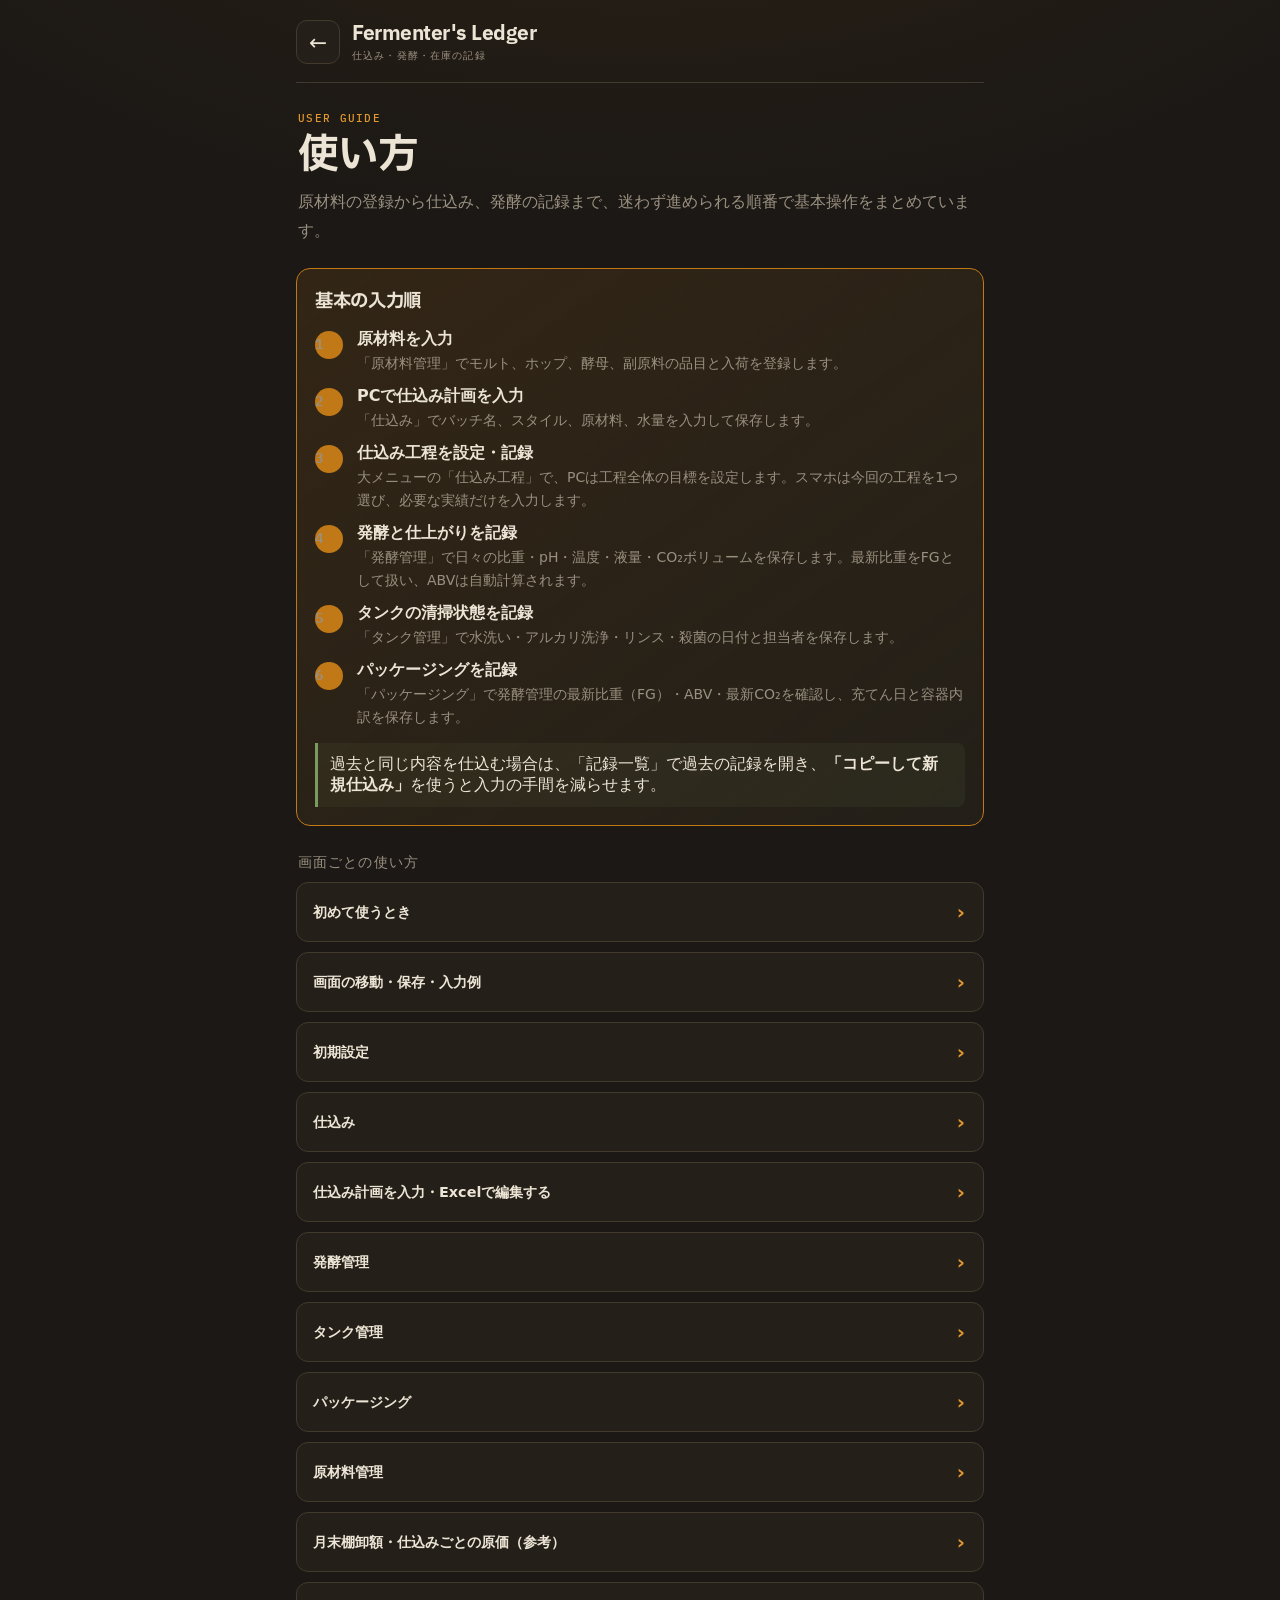
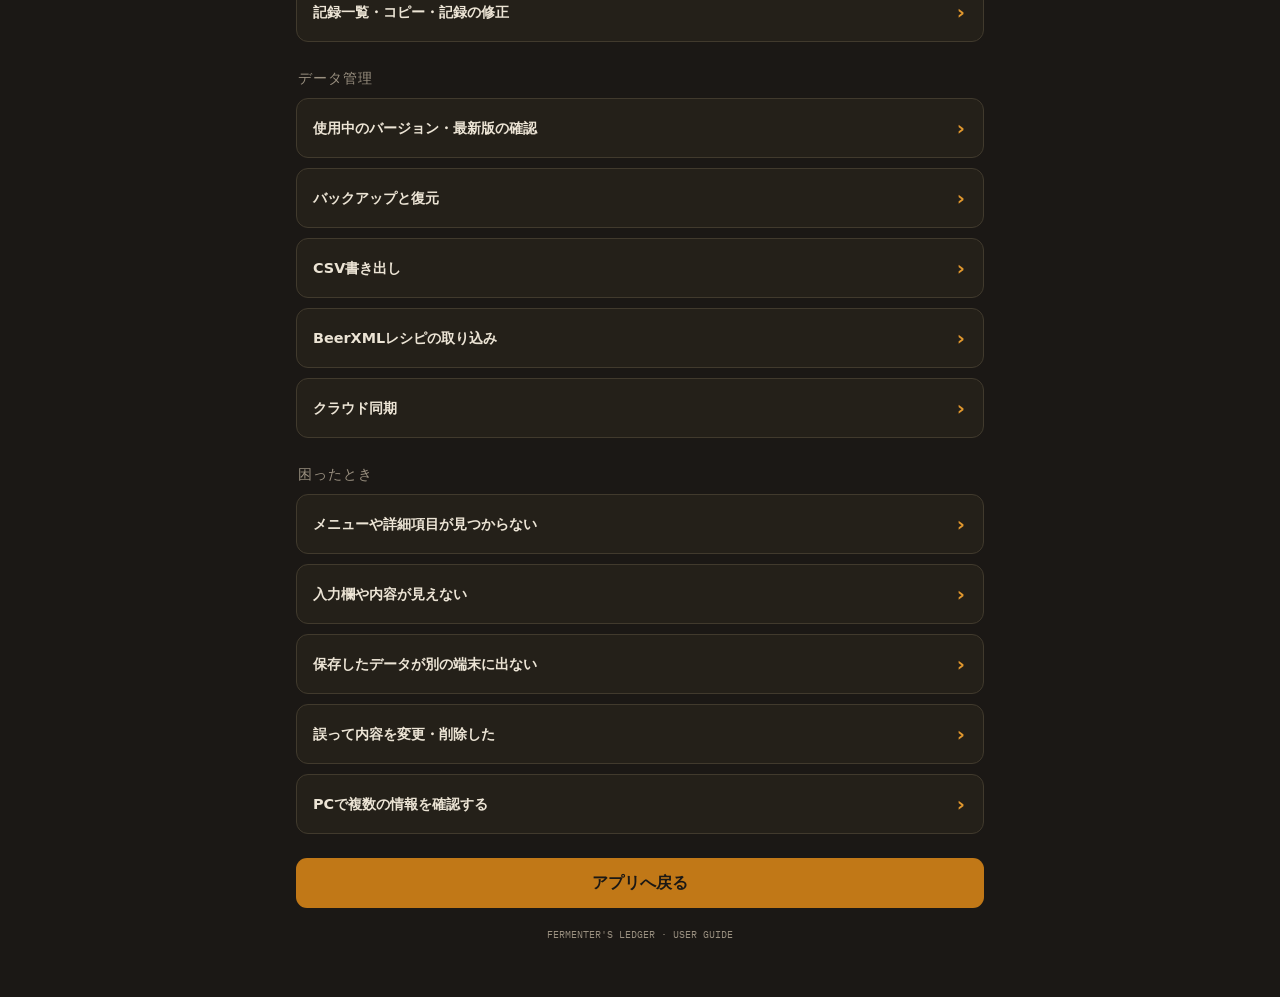
<file: help.html>
<!DOCTYPE html>
<html lang="ja">
<head>
<meta charset="UTF-8">
<meta name="viewport" content="width=device-width, initial-scale=1.0, viewport-fit=cover">
<meta name="description" content="Fermenter's Ledgerの使い方">
<meta name="theme-color" content="#1b1815">
<meta name="apple-mobile-web-app-capable" content="yes">
<meta name="apple-mobile-web-app-status-bar-style" content="black-translucent">
<title>使い方｜Fermenter's Ledger</title>
<link rel="manifest" href="manifest.webmanifest">
<link rel="icon" href="app-icon.svg" type="image/svg+xml">
<link rel="preconnect" href="https://fonts.googleapis.com">
<link href="https://fonts.googleapis.com/css2?family=IBM+Plex+Sans+JP:wght@400;500;600;700&family=IBM+Plex+Mono:wght@400;500;600&display=swap" rel="stylesheet">
<style>
:root{--bg:#1b1815;--surface:#242019;--surface-2:#2d2820;--border:#413a2d;--copper:#c17817;--copper-bright:#e0972e;--hop:#7a9b5f;--text:#ece4d5;--muted:#9a9080;}
*{box-sizing:border-box}html{scroll-behavior:smooth;color-scheme:dark}html,body{margin:0;min-height:100%;background:var(--bg);color:var(--text);font-family:'IBM Plex Sans JP',sans-serif;-webkit-font-smoothing:antialiased}body{background:radial-gradient(ellipse 900px 500px at 50% -10%,rgba(193,120,23,.1),transparent),var(--bg)}
.wrap{max-width:720px;margin:0 auto;padding:calc(16px + env(safe-area-inset-top)) 16px calc(56px + env(safe-area-inset-bottom))}
.topbar{display:flex;align-items:center;gap:12px;padding:4px 0 18px;border-bottom:1px solid var(--border)}
.back{width:44px;height:44px;flex:none;border:1px solid var(--border);border-radius:11px;background:var(--surface);color:var(--text);text-decoration:none;font-size:1.35rem;display:flex;align-items:center;justify-content:center}.back:hover{border-color:var(--copper);color:var(--copper-bright)}
.brand{min-width:0}.brand strong{display:block;font:700 1.25rem/1.2 'IBM Plex Sans JP',sans-serif;letter-spacing:-.025em}.brand span{display:block;margin-top:3px;color:var(--muted);font-size:.65rem;letter-spacing:.11em}
.hero{padding:28px 2px 22px}.eyebrow{color:var(--copper-bright);font:500 .68rem 'IBM Plex Mono',monospace;letter-spacing:.12em}.hero h1{margin:8px 0 8px;font:700 clamp(1.8rem,7vw,2.55rem)/1.15 'IBM Plex Sans JP',sans-serif;letter-spacing:-.03em}.hero p{margin:0;color:var(--muted);font-size:.86rem;line-height:1.8}
.quick{margin-bottom:20px;padding:18px;border:1px solid var(--copper);border-radius:14px;background:linear-gradient(145deg,rgba(193,120,23,.14),rgba(36,32,25,.9))}.quick h2{margin:0 0 14px;font:700 1.15rem 'IBM Plex Sans JP',sans-serif;letter-spacing:-.02em}.steps{display:grid;gap:11px}.step{display:grid;grid-template-columns:32px 1fr;gap:10px;align-items:start}.step-num{width:28px;height:28px;border-radius:50%;background:var(--copper);color:var(--bg);font:600 .78rem 'IBM Plex Mono',monospace;display:flex;align-items:center;justify-content:center}.step strong{display:block;font-size:.83rem}.step span{display:block;margin-top:2px;color:var(--muted);font-size:.74rem;line-height:1.65}
.section-label{margin:28px 2px 10px;color:var(--muted);font-size:.7rem;letter-spacing:.08em}
details{margin-bottom:10px;border:1px solid var(--border);border-radius:12px;background:var(--surface);overflow:hidden}summary{min-height:58px;padding:14px 48px 14px 16px;position:relative;cursor:pointer;list-style:none;font-weight:600;font-size:.9rem;display:flex;align-items:center}summary::-webkit-details-marker{display:none}summary::after{content:'›';position:absolute;right:18px;color:var(--copper-bright);font-size:1.25rem;transition:transform .15s}details[open] summary::after{transform:rotate(90deg)}details[open] summary{border-bottom:1px solid var(--border);background:var(--surface-2)}
.content{padding:16px;color:var(--muted);font-size:.79rem;line-height:1.85}.content p{margin:0 0 12px}.content p:last-child{margin-bottom:0}.content ol,.content ul{margin:0;padding-left:1.35rem}.content li+li{margin-top:7px}.content strong{color:var(--text);font-weight:500}.note{margin-top:14px;padding:11px 12px;border-left:3px solid var(--hop);border-radius:0 8px 8px 0;background:rgba(122,155,95,.08)}
.faq-q{color:var(--text);font-weight:500}.home{margin-top:24px;min-height:50px;border-radius:11px;background:var(--copper);color:var(--bg);font-weight:600;text-decoration:none;display:flex;align-items:center;justify-content:center}.home:hover{background:var(--copper-bright)}
.footer{margin-top:20px;text-align:center;color:var(--muted);font:.64rem 'IBM Plex Mono',monospace}
body.embedded .topbar,body.embedded .home,body.embedded .footer{display:none}
body.embedded .wrap{padding-top:18px}
html.embedded{scrollbar-width:none}
html.embedded::-webkit-scrollbar{display:none}
a:focus-visible,summary:focus-visible{outline:3px solid rgba(240,173,78,.55);outline-offset:2px}@media(max-width:480px){.wrap{padding-left:13px;padding-right:13px}.hero{padding-top:23px}.content{font-size:.78rem}}
</style>
<style>
body{font-family:system-ui,-apple-system,BlinkMacSystemFont,"Segoe UI",sans-serif;}
.content{font-size:1rem;line-height:1.8;}.hero p,.step strong{font-size:1rem;}.step span{font-size:.875rem;}.section-label{font-size:.875rem;}
@media(max-width:480px){.content{font-size:1rem;}}
</style>
</head>
<body>
<main class="wrap">
  <header class="topbar">
    <a class="back" href="./" aria-label="アプリへ戻る">←</a>
    <div class="brand"><strong>Fermenter's Ledger</strong><span>仕込み・発酵・在庫の記録</span></div>
  </header>

  <section class="hero">
    <div class="eyebrow">USER GUIDE</div>
    <h1>使い方</h1>
    <p>原材料の登録から仕込み、発酵の記録まで、迷わず進められる順番で基本操作をまとめています。</p>
  </section>

  <section class="quick" aria-labelledby="quick-title">
    <h2 id="quick-title">基本の入力順</h2>
    <div class="steps">
      <div class="step"><span class="step-num">1</span><div><strong>原材料を入力</strong><span>「原材料管理」でモルト、ホップ、酵母、副原料の品目と入荷を登録します。</span></div></div>
      <div class="step"><span class="step-num">2</span><div><strong>PCで仕込み計画を入力</strong><span>「仕込み」でバッチ名、スタイル、原材料、水量を入力して保存します。</span></div></div>
      <div class="step"><span class="step-num">3</span><div><strong>仕込み工程を設定・記録</strong><span>大メニューの「仕込み工程」で、PCは工程全体の目標を設定します。スマホは今回の工程を1つ選び、必要な実績だけを入力します。</span></div></div>
      <div class="step"><span class="step-num">4</span><div><strong>発酵と仕上がりを記録</strong><span>「発酵管理」で日々の比重・pH・温度・液量・CO₂ボリュームを保存します。最新比重をFGとして扱い、ABVは自動計算されます。</span></div></div>
      <div class="step"><span class="step-num">5</span><div><strong>タンクの清掃状態を記録</strong><span>「タンク管理」で水洗い・アルカリ洗浄・リンス・殺菌の日付と担当者を保存します。</span></div></div>
      <div class="step"><span class="step-num">6</span><div><strong>パッケージングを記録</strong><span>「パッケージング」で発酵管理の最新比重（FG）・ABV・最新CO₂を確認し、充てん日と容器内訳を保存します。</span></div></div>
    </div>
    <div class="note">過去と同じ内容を仕込む場合は、「記録一覧」で過去の記録を開き、<strong>「コピーして新規仕込み」</strong>を使うと入力の手間を減らせます。</div>
  </section>

  <div class="section-label">画面ごとの使い方</div>
  <details>
    <summary>初めて使うとき</summary>
    <div class="content"><p>仕込みと原材料がどちらも未登録の場合、最初の原材料管理画面に「仕込みを登録する／原材料を登録する／BeerXMLを取り込む」の案内を表示します。「原材料を登録する」を選んだら、モルト・ホップなどの分類を開き、品目を追加してください。</p><p>案内を閉じた後も、仕込みタブ・原材料管理・☰メニューから同じ操作ができます。案内の表示設定はこのブラウザーだけに保存します。最初の画面は原材料管理です。</p><div class="note">在庫と連携した仕込みを保存するだけでは、在庫は減りません。「在庫から消費を記録」で使用量を差し引きます。</div></div>
  </details>
  <details>
    <summary>画面の移動・保存・入力例</summary>
    <div class="content"><p>画面上部に現在の画面名を表示します。スマホでは下部タブから移動し、PCでは上部タブを使います。原材料管理の「表示する内容」から、品目別・在庫一覧・受払一覧を選びます。品目別は4分類の表を開いた状態で表示します。</p><p>仕込み計画は「保存」で確定します。発酵とパッケージングはそれぞれの専用画面で保存します。入力を変更したときだけ上部に未保存の案内を表示します。端末への保存とクラウド同期は別なので、☰の同期状態も確認してください。</p><p>数値欄の灰色表示は入力例です。直接入力するか、＋／−で調整してください。項目名と単位を確認し、必要に応じてキーボードを閉じて操作してください。</p></div>
  </details>
  <details>
    <summary>初期設定</summary>
    <div class="content"><p>右上の☰→「初期設定」で、醸造所名・担当者・仕込みの既定値、タンク数と容量、バッチ採番、取引先、原材料マスター、容器、在庫警告、原水、発酵中の警告範囲を設定します。</p><p>原材料マスターを保存すると、未登録品だけが現在庫0の品目として原材料管理へ追加されます。設定から品目を消しても在庫や履歴は削除されません。担当者・取引先・容器は各入力欄の候補に反映されます。</p><p>設定はJSONバックアップとクラウド同期に含まれます。標準タンク数を減らしても既存の清掃記録は削除されません。</p></div>
  </details>
  <details>
    <summary>仕込み</summary>
    <div class="content"><p><strong>基本メニュー：</strong>「原材料管理・仕込み・仕込み工程・発酵管理・タンク管理・記録一覧」の6つです。「パッケージング」は、☰→「表示するメニュー」で必要なときだけ追加できます。表示設定はブラウザーごとに記憶します。</p></div>
    <div class="content"><p><strong>計画と現場入力を分離：</strong>「仕込み」ではバッチの基本情報、原材料、水量を入力します。工程目標と現場の実績は、保存後に大メニューの「仕込み工程」で管理します。</p></div>
    <div class="content">
      <ol><li>画面上部の「バッチ名」を入力します。その下に仕込み計画が直接表示されます。</li><li>「仕込み計画」で、スタイル、日付、担当者、設備、仕上がり目標、水量、モルト、ホップ、酵母、副原料の順に入力します。バッチ番号は「履歴から採番」で次の番号を入れた後、自由に修正できます。</li><li>最下段の「保存」を押します。</li><li>大メニューの「仕込み工程」を開き、保存した仕込みを選んで工程目標と実績を管理します。</li></ol>
      <div class="note">灰色の数値は入力例です。＋／−を押すと、その数値を起点に増減します。直接入力すると入力例は消えます。</div>
      <p><strong>スタイルの参考値：</strong>スタイルを一覧から選ぶと、日本地ビール協会の2024年4月ガイドラインにあるOG・FG・ABV・IBU・SRMの範囲を表示します。その直下に今回の目標OG・FG・ABV・IBU・SRMが並びます。参考範囲が入力欄を自動変更することはありません。スタイルの説明と公式ガイドへのリンクは、参考値の横にある「?」を押すと表示されます。</p><p><strong>入力のクリア：</strong>「今回の目標以下をクリア」は、選択中のスタイルとバッチ名を残し、今回の目標・実績・設備・水量・原材料の入力を空にします。保存前であれば、直後に表示される「クリアを取り消す」で元へ戻せます。クリア後に別の入力を始めると、取り消しはできなくなります。</p><p><strong>目標値：</strong>目標ABVは目標OGと目標FGから、目標IBUはホップの重さ・α酸・投入時期・予定仕込み量・目標OGから自動計算します。IBUはTinseth式による概算です。目標SRMはSRM 1〜40から選ぶか、自由入力できます。</p>
    </div>
  </details>
  <details>
    <summary>仕込み計画を入力・Excelで編集する</summary>
    <div class="content"><p><strong>予定量の単位：</strong>モルトは「重さ（kg）」、ホップと副原料は「重さ（g）」へ数字だけ入力します。別の単位を選ぶ欄はありません。酵母の使用量もgです。</p></div>
    <div class="content"><ol><li>「仕込み」を開き、バッチ名とその下に直接表示される仕込み計画を入力して保存します。既存記録は、記録一覧→対象バッチ→「編集」から開きます。</li><li>PCで「仕込み工程」を開き、対象バッチを選びます。糖化温度・糖化時間・煮沸時間などの工程目標を入力します。</li><li>必要な工程は「＋ 工程を追加」で増やし、矢印で順番を変更して「工程目標を保存」を押します。</li></ol><p><strong>原材料：</strong>モルト・ホップ・酵母・副原料の順に並べます。PCでは入力欄と操作を横1行にした省スペースの表、スマートフォンでは同じ項目をカードで表示します。在庫選択肢は品目名だけを表示します。酵母の使用量と在庫はg単位で管理します。</p><p><strong>スマホの工程入力：</strong>「仕込み工程」で「今回入力する工程」を1つ選びます。実績入力画面にもその工程の目標を表示し、温度・比重・pH・液量のうち、その工程に対応する項目だけ入力できます。測定日と測定時刻には入力画面を開いた日時が自動で入りますが、実際の測定日時に自由に変更できます。保存すると次の工程の入力画面へ進み、最終工程では閉じます。メモも記録でき、同じ工程を複数回測定できます。</p><p><strong>Excelで編集する：</strong>右上の☰→「仕込み計画（Excel）」から書き出し・読み込みを行います。入力中の仕込み、または前回選択した仕込みの、基本計画・原材料／水・仕込み工程・管理情報の4シートを書き出します。糖化温度・糖化時間・煮沸時間は仕込み工程シートへ入力します。読み込み時は既存記録を上書きせず、新しい仕込みの下書きとして開きます。</p><p><strong>1回目／2回目：</strong>通常は「重さ」「糖化用水」「スパージ水」だけを表示します。同じ発酵タンクへまとめるため2回に分けて仕込むときだけ、「2回に分けて仕込み」をオンにして1回目・2回目の欄を表示します。</p><p><strong>保存後：</strong>記録詳細の「保存した仕込み計画を見る」で確認できます。計画・工程目標・工程実績はJSONバックアップとクラウド同期に含まれます。</p></div>
  </details>
  <details>
    <summary>発酵管理</summary>
    <div class="content"><p>画面上部の「対象バッチ」で仕込みを選ぶと、仕込み計画のタンク名を表示します。「＋ 測定を追加」から、日々の比重・pH・温度・液量（L）・CO₂ボリュームを測定日ごとに追加します。測定履歴は「新しい日付が上」「古い日付が上」を選択でき、初期値は新しい日付が上です。PCでは要約と測定履歴を横1行の一覧表として表示します。最初の測定日が発酵開始日になり、最新の比重をFGとして扱います。ABVはOGと最新比重から自動計算され、FG・ABV・最新CO₂はパッケージング画面へ引き継がれます。</p><div class="note">温度・比重・pH・液量・CO₂ボリュームは、数値の左右にある＋／−で調整できます。ボタンを押し続けると連続して変化します。最後に「発酵記録を保存する」を押してください。</div></div>
  </details>

  <details>
    <summary>タンク管理</summary>
    <div class="content"><p>発酵管理とは別に、タンクの清掃・殺菌状態を管理します。FV1〜FV8は最初から表示され、任意名のタンクも追加できます。水洗い・アルカリ洗浄・リンス・殺菌について、完了、日付、担当者を入力します。殺菌は「熱湯」「殺菌剤」を選びます。</p><p>4工程がすべて揃ったタンクだけが自動で「充てん可能」になります。操作後は「タンク状態を保存」を押してください。保存した状態はパッケージングの搬出元タンクにも表示されます。</p></div>
  </details>
  <details>
    <summary>パッケージング</summary>
    <div class="content"><p>☰→「表示するメニュー」でパッケージングを表示します。対象バッチを選ぶと、<strong>発酵管理からの参照値</strong>として搬出元タンクとその状態、FG・ABV・CO₂ボリュームを読み取り専用で表示します。</p><p>パッケージング日と、瓶・缶・樽などの容器サイズ・数量を入力します。PCでは容器1種類を横1行の一覧表にし、行ごとの充てん量（L）も自動表示します。スマートフォンでは同じ項目を押しやすいカードで表示します。合計容量と欠減・移出を除いた量も自動計算されます。FGなどを直す場合は発酵管理へ戻って修正してください。</p></div>
  </details>
  <details>
    <summary>原材料管理</summary>
    <div class="content">
      <p>アプリを開いたとき最初に表示される画面です。モルト、ホップ、酵母、副原料の4分類をアイコン付きで管理します。酵母在庫の単位はgに固定しています。</p>
      <ol><li>管理したい分類を押して開きます。</li><li>「品目を追加」から原材料名と単位を登録します。メーカー・ロット番号は任意です。</li><li>「＋ 入荷を記録」で入荷日、数量、仕入れ先、金額を入力します。仕込みで使った量は仕込み側で在庫連携して記録します。</li></ol>
      <p><strong>メーカー・ロット：</strong>同じ原材料でもメーカーやロットが違う場合は別品目を登録します。仕込みの在庫選択肢は見やすさを優先して品目名だけを表示します。「メーカー・ロット」ボタンでは、その品目全体の情報を訂正できます。異なるロットの追加や分割には使わないでください。</p>
      <p><strong>表示切り替え：</strong>「表示する内容」から、品目別・在庫一覧・受払一覧を1つ選びます。品目別も4分類の中を表形式で表示し、PCでは横幅を使って一覧できます。スマートフォンでは表を横にスクロールできます。</p><p><strong>並び順：</strong>品目別・在庫一覧・仕込みの在庫選択肢は使用頻度順が基本です。「在庫から消費を記録」済みの異なる仕込み数で数えます。「名前順」への切り替えもできます。受払一覧は日付順のままです。</p>
      <p><strong>入荷の訂正：</strong>受払一覧の「入荷を訂正」、または品目の「履歴を見る」→「訂正」から、日付・数量・仕入れ先・金額を直せます。理由を入力し、現在庫の変化を確認して保存してください。訂正前後の内容は履歴に残ります。消費や棚卸調整の記録自体は変更しません。過去の数量を直すと現在庫も変わり、マイナスになる場合は警告します。</p>
      <p>帳簿を書き出す場合は、右上の☰メニューから<strong>「データの書き出し」→「帳簿データ（原材料受渡簿CSV）」</strong>を押します。</p>
      <p><strong>在庫一覧：</strong>原材料画面の「在庫一覧」で全品目の現在庫を確認できます。分類・品目名で絞り込めます。PCでは横幅を広く使い、スマートフォンでは表を横にスクロールできます。</p>
      <p><strong>受払一覧：</strong>入荷・消費・棚卸調整を日付順に表示します。分類・品目名・期間で絞り込めます。残高は品目ごとに期間前の履歴も含めて計算します。同日の表示順は入荷→消費→調整です。</p>
      <p><strong>棚卸調整：</strong>品目または在庫一覧の「棚卸調整」を押し、現在の実在庫と理由を入力します。「調整前 → 実在庫」と差分を確認して保存します。0への調整も可能です。現在の理論在庫との差分だけを本日付で記録し、元の入荷・消費・仕込み記録は変更しません。</p>
      <div class="note">棚卸調整は履歴として残り、クラウド同期・JSONバックアップ・CSVにも含まれます。誤った調整は、正しい実在庫で再度調整してください。過去日付の棚卸調整は対象外です。月末の参考金額は「原材料管理 → 月末棚卸額（参考）」で確認・保存できます。自動保存を有効にした場合は、翌月以降のアプリ起動時などに未保存月を集計します。アプリを閉じたままの定時保存ではありません。後から古い入荷や消費を変更すると現在庫は再計算されますが、保存済みの月末結果は書き換わりません。</div>
    </div>
  </details>
  <details>
    <summary>月末棚卸額・仕込みごとの原価（参考）</summary>
    <div class="content">
      <p><strong>月末棚卸額：</strong>「原材料管理」の在庫表示の下にある「月末棚卸額（参考）」を開き、対象月を選びます。当月は今日までの途中経過です。月末を過ぎた月は、理由を入力して「月末結果を保存」を押します。「保存済みの結果」から過去の保存版を選べます。訂正後の再計算は別の版として保存し、古い結果は残します。</p>
      <p><strong>計算方法：</strong>入荷のたびに（残っている在庫の金額＋今回の入荷金額）÷（残量＋入荷数量）で平均単価を更新します。消費・棚卸増減には、その時点の単価を使います。同日は入荷→消費→棚卸調整の順です。例：10kgを1,000円で入荷し5kg消費、次に10kgを2,000円で入荷すると、残り15kgの単価は約166.67円/kgです。</p>
      <p>金額未入力・不正日付・在庫不足は<strong>未計算</strong>とし、計算できる分だけを小計表示します。0円は金額未入力とは区別します。入荷金額の税込・税抜は自動変換せず、入力額をそのまま使います。会社の会計方法に基づく確定額や、申告書の金額ではありません。</p>
      <p><strong>自動保存：</strong>チェックを有効にした月分から、翌月以降にアプリを開いたときに未保存の月末結果をまとめて作成します。アプリを閉じたまま月末に処理するサーバー機能ではありません。未計算の項目も含めた「要確認」の記録です。起動時点の履歴を使うため、未入力・削除・訂正があると当時の実在庫と異なる場合があります。</p>
      <p><strong>原材料費：</strong>「記録一覧」→仕込みを選択→「原価（参考）」で、在庫消費の数量と消費時点の単価を確認します。未連携・未消費・レシピとの数量不一致は未確定です。原材料費の表示は、後の入荷訂正で再計算されます。</p>
      <p><strong>その他の原価：</strong>同じ画面の「その他の原価を入力・訂正」から、洗浄剤・殺菌剤・ボイラー薬剤・炭酸ガス・水道・電気・燃料・包装費・人件費・水質添加剤などを追加できます。「元の金額 × 割り当てる割合」で、この仕込みに含める額を計算します。例：電気代10,000円の20%＝2,000円。伝票番号と配分の根拠も記録できます。原材料費に含めた費用は重複して追加しないでください。</p>
      <p>複数の仕込みへの割り当ては手動です。同じ請求書の割合が合計100%を超えないよう確認してください。請求書の自動取り込み・全バッチへの自動配分・消耗品在庫の消費処理は行いません。税込・税抜の扱いも原材料費とそろえてください。</p>
      <p><strong>保存と訂正：</strong>費用の入力を確認したらチェックを付け、保存・訂正理由を入力し「内容を確認」→「原価を保存」と進みます。追加費用がない場合も確認チェックを付けられます。金額が空欄の場合は0円とせず未計算とし、確認済みにできません。「行の削除を取り消す」は保存前の削除を戻します。「キャンセル」は編集を破棄します。保存後は変更前後と理由が「その他の原価の変更履歴」に残ります。</p>
      <p><strong>合計の見方：</strong>原材料費・その他の原価・登録範囲の合計を表示します。未計算や未確認がある間は「小計・未確定」です。1Lあたりは登録バッチサイズで割った参考値で、実際の製品歩留まりは反映しません。未登録費用は含まず、会計・申告用の確定原価ではありません。</p>
      <p><strong>原価明細CSV：</strong>☰→「データの書き出し」→「原価明細CSV（全仕込み）」で、原材料・消耗品・手入力費用を1明細ずつ行に分けて出力します。1件だけなら「記録一覧」→対象記録→「原価（参考）」→「この仕込みの原価明細CSV」です。消耗品は保存時の単価・使用量・参考額、手入力費用は元の金額・配分率・参考額を別々の列で確認できます。原材料は消費時点の移動平均単価を使い、未計算は金額を空欄にして理由を表示します。合計額は重複集計を避けるため明細に繰り返さず、従来の「仕込み別原価参考額CSV」で確認してください。原材料の明細ごとの丸めにより合計CSVと端数差が出る場合があります。これは参考資料で、バックアップや申告書の代わりではありません。</p>
      <p><strong>コピーと原価CSV：</strong>仕込みをコピーした場合、その他の原価とその履歴は引き継がず、未入力から始めます。☰→「データの書き出し」→「仕込み別原価参考額CSV」で、各バッチの原材料費・その他の原価・計算状態・費用明細・訂正履歴を書き出せます。費用データもJSONバックアップ・クラウド同期の対象です。旧版で編集すると新しい費用項目が失われる場合があるため、全端末をv79以降に更新してください。</p>
      <p><strong>保存・書き出し：</strong>保存結果はJSONバックアップとクラウド同期に含まれます。使用する全端末をv79以降に更新してください。古いアプリは月末結果を扱えません。CSVは結果を表示した後、☰→「データの書き出し」→「月末棚卸参考額CSV」から書き出せます。明細の参考単価は計算途中では丸めず、参考額は品目ごとに小数第2位で丸めます。</p>
    </div>
  </details>
  <details>
    <summary>記録一覧・コピー・記録の修正</summary>
    <div class="content"><p><strong>記録の検索：</strong>仕込み名・スタイル・日付で検索でき、状態（仕込み中・発酵中・完了）でも絞り込めます。空白で区切った複数語はすべて含む記録を表示します。「絞り込みを解除」で全件に戻ります。詳細から戻ると検索条件と選択位置を維持します。CSVは検索結果に限定せず、全件出力です。</p><p><strong>PCとスマホ：</strong>横幅1000px以上では、仕込み名・状態・日付・OG・FG・ABV・在庫連携・操作を1行にまとめた一覧表で表示します。スマートフォンでは押しやすいカード表示に切り替わります。原材料管理は初回のみ、PCでは「在庫一覧」、スマホでは「品目別」を表示し、その後は選択を記憶します。</p></div>
    <div class="content"><p>保存済みの仕込みが一覧表示されます。進行中の仕込みには<strong>「現在進行中」</strong>のオレンジ色ラベルが付きます。一覧から対象の仕込みを開いて詳細を確認できます。</p><p>対象の記録を開くと、内容の確認・修正、在庫からの消費記録、出荷記録を行えます。「一覧に戻る」を押すと、開いていた記録が<strong>「前回開いた記録」</strong>として選択表示され、その位置へ戻ります。この選択は端末に保存され、次回起動後も記録一覧・発酵管理・パッケージングで同じ記録が選択されます。</p><p>過去と同じものを仕込む場合は、対象の記録にある<strong>「コピーして新規仕込み」</strong>を押します。過去のレシピや工程を引き継ぎます。日付・日々の測定・工程実測・費用などは新しい仕込み用に入力し直し、保存してください。</p></div>
  </details>

  <div class="section-label">データ管理</div>
  <details>
    <summary>使用中のバージョン・最新版の確認</summary>
<div class="content"><p>画面上部の<strong>v112</strong>のような番号が、この画面で使用中のバージョンです。通常版・デモ版の両方で表示されます。</p><p>☰メニューの「バージョン」で公開版と比較できます。「最新版を確認」は通信できた時点の公開版を確認します。通信できない場合は最新版とは判定しません。</p><p>新しい版がある場合は、入力中の内容を保存してから再読み込みしてください。自動で画面を再読み込みすることはありません。PCとスマートフォンの両方で番号を確認してください。</p></div>
  </details>
  <details>
    <summary>バックアップと復元</summary>
    <div class="content">
      <p>右上の☰からデータ管理を開きます。</p>
      <ul><li><strong>バックアップを書き出す：</strong>仕込み記録と原材料受渡簿をJSONファイルへ保存します。</li><li><strong>バックアップを読み込む：</strong>以前に書き出したJSONファイルから復元します。</li><li><strong>自動バックアップから復元：</strong>保存時に作成された直近7日分の端末内バックアップから戻します。</li></ul>
      <div class="note">復元すると現在の内容が上書きされます。重要な変更前には、先にバックアップを書き出してください。</div>
    </div>
  </details>
  <details>
    <summary>CSV書き出し</summary>
    <div class="content"><p>☰→「データの書き出し」を押すと、専用の選択画面が開きます。「仕込み・原材料」「棚卸・原価（参考額）」「出荷」の3つに分類しています。×または「メニューに戻る」で元のメニューへ戻れます。</p><p>棚卸・原価の欄には「月末棚卸参考額CSV」「仕込み別原価参考額CSV」「原価明細CSV（全仕込み）」があります。「工程実測記録CSV」は仕込み・原材料の欄です。月末棚卸は先に原材料管理で対象月の結果を表示してください。</p><p>CSVは確認・集計用です。アプリへ復元するための保存にはJSONバックアップを使います。画面の絞り込み条件はCSVには適用されません。</p></div>
    <div class="content"><ul><li><strong>仕込み記録CSV（Excel用）：</strong>仕込み記録の一覧</li><li><strong>出荷記録CSV（課税移出）：</strong>出荷明細</li><li><strong>課税移出 月次集計CSV：</strong>月ごとの集計</li><li><strong>原材料受渡簿CSV：</strong>原材料の入荷・消費・棚卸調整の全履歴。画面の絞り込み条件は適用されません。調整理由・調整時の理論在庫・実在庫・記録日時、メーカー・ロット番号、訂正履歴（JSON形式）も含まれます。訂正は同じ入荷記録に反映され、入荷数量を二重計上しません。</li></ul></div>
  </details>
  <details>
    <summary>BeerXMLレシピの取り込み</summary>
    <div class="content"><p>☰メニューの「レシピを取り込む（BeerXML）」からXMLファイルを選びます。Brewer's Friendでは、レシピ画面の「Export」から「BeerXML」を選んでファイルを用意できます。取り込み後は内容を確認して保存してください。</p></div>
  </details>
  <details>
    <summary>クラウド同期</summary>
    <div class="content"><p>起動画面でログインID（メールアドレス）とパスワードを入力します。同じ醸造所のPC・スマートフォンでは、同じ醸造所アカウントを使用してください。記録は端末内へ保存された後、接続中はクラウドにも同期されます。</p><p>初期表示の<strong>デモ / password</strong>でログインすると、通常データと分離されたデモ版を開きます。新規登録・パスワード再設定は起動画面または☰→「クラウド同期の設定・状態確認」から行えます。パスワードは記録・バックアップには保存されません。</p><div class="note"><strong>「選択が必要」</strong>は、PCとスマートフォンの両方で同じデータが変更された状態です。自動上書きを防ぐため同期が一時停止しています。「今すぐ同期」を押し、クラウド版を取り込むか、この端末の内容を残すか選んでください。</div></div>
  </details>

  <div class="section-label">困ったとき</div>
  <details>
    <summary>メニューや詳細項目が見つからない</summary>
    <div class="content"><p>基本メニューは「原材料管理・仕込み・仕込み工程・発酵管理・タンク管理・記録一覧」です。パッケージングは、☰ →「表示するメニュー」で追加してください。</p><p>基本情報・原材料・水量は「仕込み」、工程目標と仕込み中の実績は「仕込み工程」、日々の比重・pH・温度・液量・CO₂は「発酵管理」、清掃・殺菌状態は「タンク管理」にあります。充てん日・容器内訳はパッケージング、追加費用は記録詳細の原価（参考）にあります。</p><p>CSV出力は☰ →「データの書き出し」、ログインは☰ →「クラウド同期の設定・状態確認」です。</p></div>
  </details>
  <details>
    <summary>入力欄や内容が見えない</summary>
    <div class="content"><p>仕込み計画・仕込み工程・発酵管理・タンク管理は別の大メニューです。スマートフォンの仕込み工程では「今回入力する工程」から対象を選び、その工程の入力欄だけを表示します。パッケージングが見えない場合は、☰ →「表示するメニュー」で表示してください。</p></div>
  </details>
  <details>
    <summary>保存したデータが別の端末に出ない</summary>
    <div class="content"><p>☰メニューでクラウド同期の状態を確認してください。未設定の場合、データは操作中の端末だけに保存されています。クラウド同期を使わない場合は、一方の端末でバックアップを書き出し、もう一方で読み込めます。</p></div>
  </details>
  <details>
    <summary>誤って内容を変更・削除した</summary>
    <div class="content"><p>入荷・消費・品目・仕込み・出荷ロットを誤って削除した直後は、☰メニューの「直前の削除を取り消す（この端末）」を押してください。直前の1操作だけが対象で、ブラウザーを閉じても退避情報はこの端末に残ります。</p><p>削除後に別の保存・クラウド取り込みがある場合は、後からの変更を守るため自動では戻しません。削除前のデータを書き出して確認できます。未保存の仕込みは保存またはキャンセルしてから操作してください。</p><p>それ以前の状態に戻す場合は「自動バックアップから復元」を確認してください。復元前の現在データも必要なら、先にバックアップを書き出してください。</p></div>
  </details>

  <details>
    <summary>PCで複数の情報を確認する</summary>
    <div class="content"><p>広いPC画面では、仕込み計画と仕込み工程を別画面の一覧表として表示します。発酵管理は、測定日・比重・pH・温度・液量・CO₂ボリューム・削除を1行で表示します。パッケージングも全幅の一覧表で、容器形態・サイズ・本数・充てん量を1行に表示します。スマートフォンの仕込み工程は全工程を縦に並べず、選択した1工程だけを入力します。</p></div>
  </details>
  <a class="home" href="./">アプリへ戻る</a>
  <div class="footer">FERMENTER'S LEDGER · USER GUIDE</div>
</main>
<script>
if(new URLSearchParams(location.search).get('embedded') === '1'){
  document.documentElement.classList.add('embedded');
  document.body.classList.add('embedded');
}
</script>
</body>
</html>
</file>
